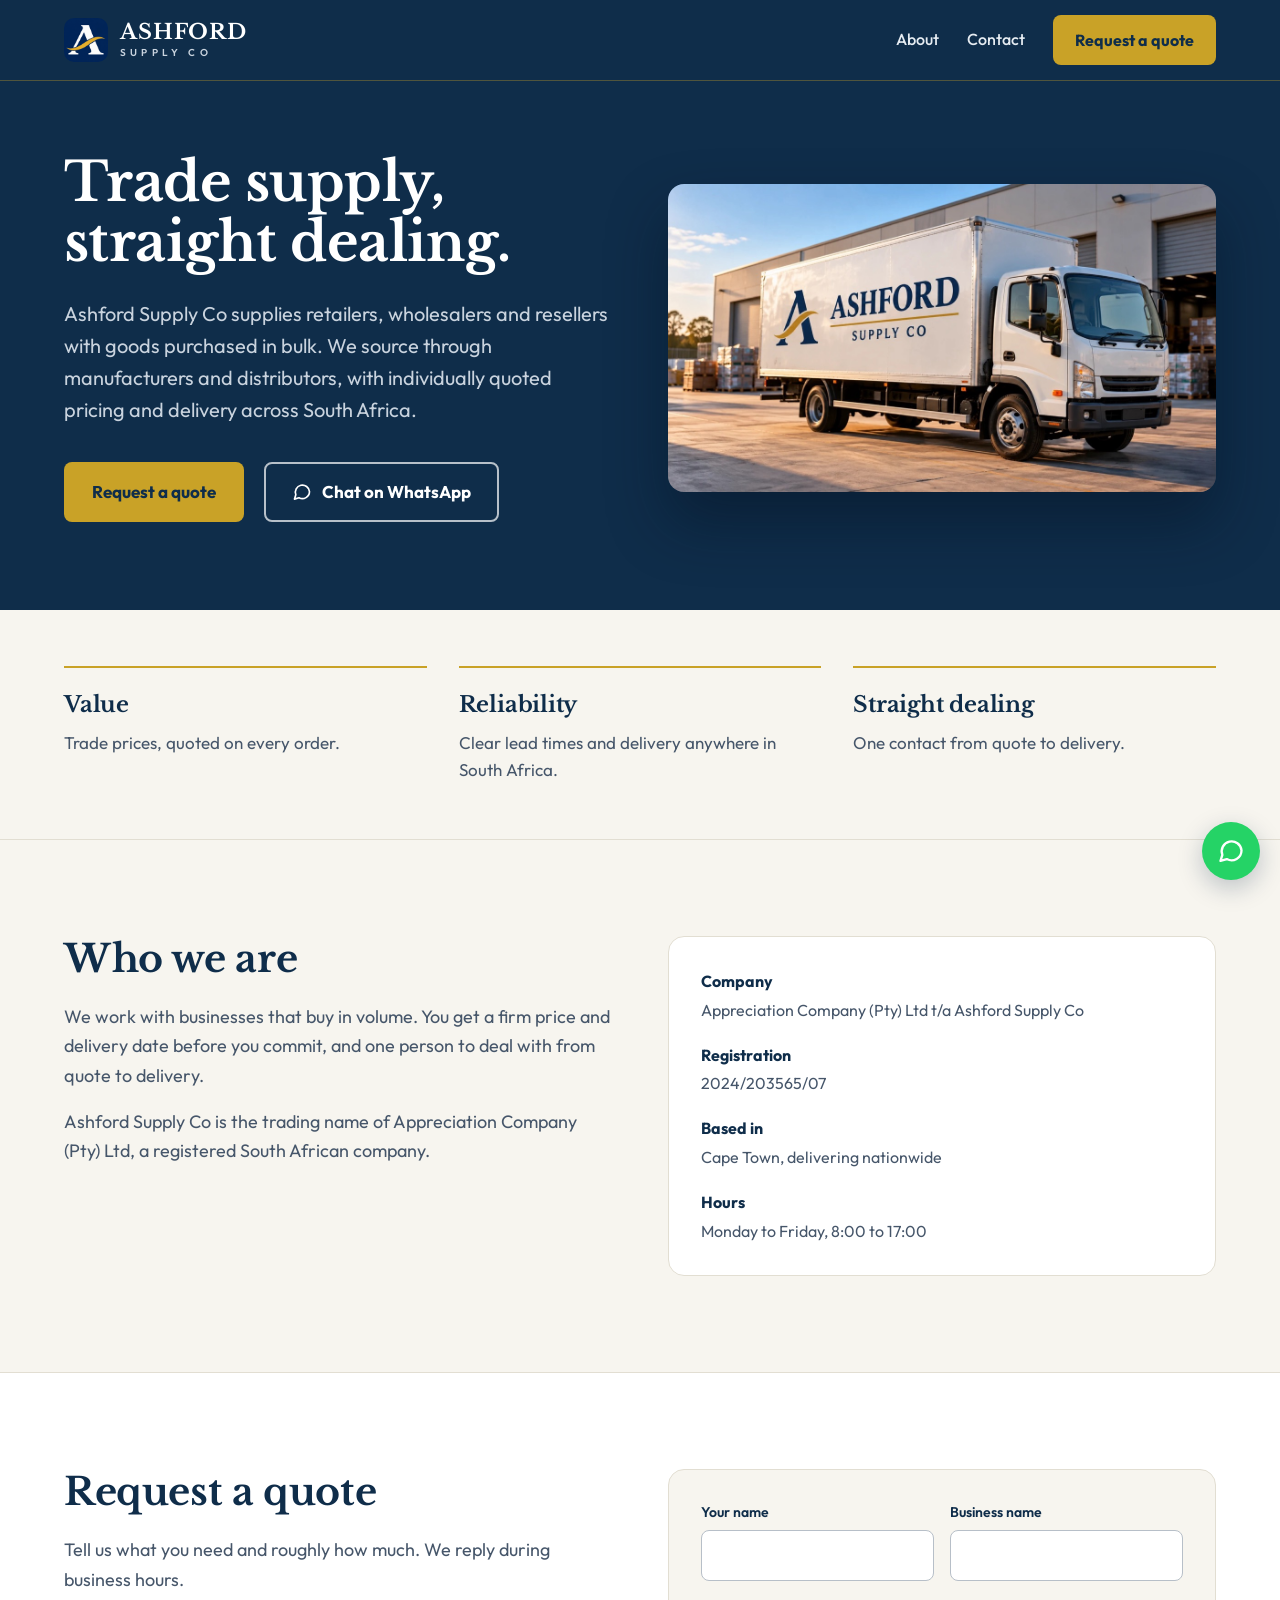
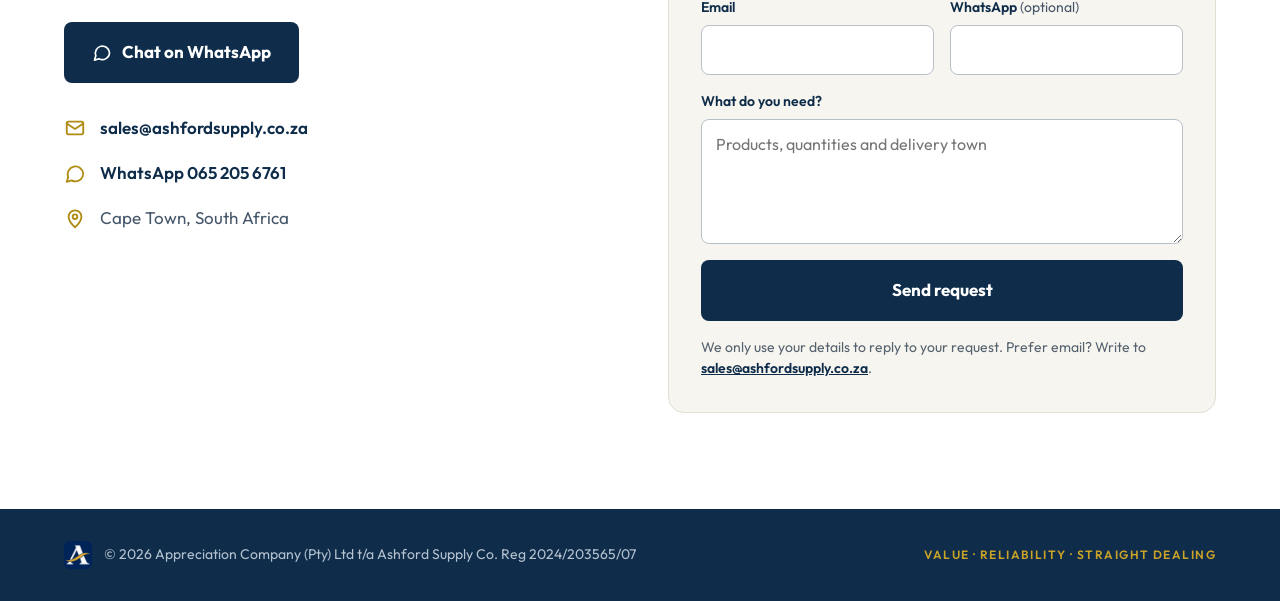
<file: index.html>
<!doctype html>
<html lang="en-ZA">
<head>
<meta charset="utf-8">
<meta name="viewport" content="width=device-width, initial-scale=1">
<title>Ashford Supply Co | Trade supplier, Cape Town, South Africa</title>
<meta name="description" content="Ashford Supply Co supplies retailers, wholesalers and resellers with goods purchased in bulk, with individually quoted pricing and delivery across South Africa.">
<link rel="canonical" href="https://ashfordsupply.co.za/">
<meta name="theme-color" content="#0F2D4A">

<meta property="og:type" content="website">
<meta property="og:site_name" content="Ashford Supply Co">
<meta property="og:title" content="Ashford Supply Co | Trade supply, straight dealing">
<meta property="og:description" content="Bulk supply for retailers, wholesalers and resellers, with individually quoted pricing and delivery across South Africa.">
<meta property="og:url" content="https://ashfordsupply.co.za/">
<meta property="og:image" content="https://ashfordsupply.co.za/assets/og-image.jpg">
<meta name="twitter:card" content="summary_large_image">

<link rel="icon" type="image/png" href="/assets/favicon-64.png">
<link rel="apple-touch-icon" href="/assets/apple-touch-icon.png">

<link rel="preconnect" href="https://fonts.googleapis.com">
<link rel="preconnect" href="https://fonts.gstatic.com" crossorigin>
<link href="https://fonts.googleapis.com/css2?family=Outfit:wght@400;500;600;700&family=Libre+Baskerville:wght@400;700&display=swap" rel="stylesheet">
<link rel="stylesheet" href="/styles.css">

<script type="application/ld+json">
{
  "@context": "https://schema.org",
  "@type": "Organization",
  "name": "Ashford Supply Co",
  "legalName": "Appreciation Company (Pty) Ltd",
  "url": "https://ashfordsupply.co.za/",
  "logo": "https://ashfordsupply.co.za/assets/logo-a.png",
  "email": "sales@ashfordsupply.co.za",
  "description": "Trade supplier of goods purchased in bulk for retailers, wholesalers and resellers, with delivery across South Africa.",
  "address": { "@type": "PostalAddress", "addressLocality": "Cape Town", "addressCountry": "ZA" },
  "areaServed": "ZA"
}
</script>
</head>
<body>
<a class="skip-link" href="#main">Skip to content</a>

<!-- HEADER: same on every page -->
<header class="site-header">
  <div class="container">
    <a class="brand" href="/" aria-label="Ashford Supply Co, home">
      <img src="/assets/logo-a.png" alt="" width="44" height="44">
      <span class="brand-words"><span class="brand-name">ASHFORD</span><span class="brand-sub">SUPPLY CO</span></span>
    </a>
    <nav class="site-nav" aria-label="Main">
      <a class="link" href="/#about">About</a>
      <a class="link" href="/#contact">Contact</a>
      <a class="btn btn-brass btn-sm" href="/#contact">Request a quote</a>
    </nav>
  </div>
</header>

<main id="main">

<!-- HERO -->
<section class="hero">
  <div class="container">
    <div>
      <h1>Trade supply, straight dealing.</h1>
      <p>Ashford Supply Co supplies retailers, wholesalers and resellers with goods purchased in bulk. We source through manufacturers and distributors, with individually quoted pricing and delivery across South Africa.</p>
      <div class="hero-actions">
        <a class="btn btn-brass" href="#contact">Request a quote</a>
        <a class="btn btn-outline-light" href="https://wa.me/27652056761?text=Hi%20Ashford%20Supply%20Co%2C%20I%27d%20like%20a%20quote." target="_blank" rel="noopener">
          <svg aria-hidden="true" width="20" height="20" viewBox="0 0 24 24" fill="none" stroke="currentColor" stroke-width="2" stroke-linecap="round" stroke-linejoin="round"><path d="M21 11.5a8.5 8.5 0 0 1-12.6 7.4L3 20.5l1.6-5.2A8.5 8.5 0 1 1 21 11.5z"/></svg>
          Chat on WhatsApp
        </a>
      </div>
    </div>
    <img class="hero-photo" src="/assets/truck-1200.jpg" width="1200" height="675" alt="Ashford Supply Co delivery truck outside a warehouse">
  </div>
</section>

<!-- VALUES -->
<section class="values" aria-label="What we stand for">
  <div class="container">
    <div class="value"><h2>Value</h2><p>Trade prices, quoted on every order.</p></div>
    <div class="value"><h2>Reliability</h2><p>Clear lead times and delivery anywhere in South Africa.</p></div>
    <div class="value"><h2>Straight dealing</h2><p>One contact from quote to delivery.</p></div>
  </div>
</section>

<!-- ABOUT -->
<section class="section" id="about">
  <div class="container two-col">
    <div>
      <h2 class="title">Who we are</h2>
      <p class="lead">We work with businesses that buy in volume. You get a firm price and delivery date before you commit, and one person to deal with from quote to delivery.</p>
      <p class="lead">Ashford Supply Co is the trading name of Appreciation Company (Pty) Ltd, a registered South African company.</p>
    </div>
    <dl class="facts">
      <div><dt>Company</dt><dd>Appreciation Company (Pty) Ltd t/a Ashford Supply Co</dd></div>
      <div><dt>Registration</dt><dd>2024/203565/07</dd></div>
      <div><dt>Based in</dt><dd>Cape Town, delivering nationwide</dd></div>
      <div><dt>Hours</dt><dd>Monday to Friday, 8:00 to 17:00</dd></div>
    </dl>
  </div>
</section>

<!-- CONTACT + QUOTE FORM -->
<section class="section section-white" id="contact">
  <div class="container two-col">
    <div>
      <h2 class="title">Request a quote</h2>
      <p class="lead">Tell us what you need and roughly how much. We reply during business hours.</p>
      <p style="margin-top: 28px">
        <a class="btn btn-navy" href="https://wa.me/27652056761?text=Hi%20Ashford%20Supply%20Co%2C%20I%27d%20like%20a%20quote." target="_blank" rel="noopener">
          <svg aria-hidden="true" width="20" height="20" viewBox="0 0 24 24" fill="none" stroke="currentColor" stroke-width="2" stroke-linecap="round" stroke-linejoin="round"><path d="M21 11.5a8.5 8.5 0 0 1-12.6 7.4L3 20.5l1.6-5.2A8.5 8.5 0 1 1 21 11.5z"/></svg>
          Chat on WhatsApp
        </a>
      </p>
      <ul class="contact-list">
        <li>
          <svg aria-hidden="true" width="22" height="22" viewBox="0 0 24 24" fill="none" stroke="#B08B12" stroke-width="2" stroke-linecap="round" stroke-linejoin="round"><rect x="3" y="5" width="18" height="14" rx="2"/><path d="M3 7l9 6 9-6"/></svg>
          <a class="link" href="mailto:sales@ashfordsupply.co.za">sales@ashfordsupply.co.za</a>
        </li>
        <li>
          <svg aria-hidden="true" width="22" height="22" viewBox="0 0 24 24" fill="none" stroke="#B08B12" stroke-width="2" stroke-linecap="round" stroke-linejoin="round"><path d="M21 11.5a8.5 8.5 0 0 1-12.6 7.4L3 20.5l1.6-5.2A8.5 8.5 0 1 1 21 11.5z"/></svg>
          <a class="link" href="https://wa.me/27652056761?text=Hi%20Ashford%20Supply%20Co%2C%20I%27d%20like%20a%20quote." target="_blank" rel="noopener">WhatsApp 065 205 6761</a>
        </li>
        <li>
          <svg aria-hidden="true" width="22" height="22" viewBox="0 0 24 24" fill="none" stroke="#B08B12" stroke-width="2" stroke-linecap="round" stroke-linejoin="round"><path d="M12 21s-7-6.2-7-11.5A7 7 0 0 1 19 9.5C19 14.8 12 21 12 21z"/><circle cx="12" cy="9.5" r="2.5"/></svg>
          <span class="muted">Cape Town, South Africa</span>
        </li>
      </ul>
    </div>

    <!-- Form is sent by FormSubmit (formsubmit.co) to sales@ashfordsupply.co.za, which forwards to Gmail. See README. -->
    <form class="quote-form" action="https://formsubmit.co/52e8e9a7129ea67d041b9a583c924e56" method="POST" aria-label="Request a quote">
      <input type="hidden" name="_subject" value="New quote request from ashfordsupply.co.za">
      <input type="hidden" name="_next" value="https://ashfordsupply.co.za/thanks.html">
      <input type="hidden" name="_captcha" value="false">
      <input type="hidden" name="_template" value="table">
      <div class="hp" aria-hidden="true"><label>Leave this empty<input type="text" name="_honey" tabindex="-1" autocomplete="off"></label></div>

      <label>Your name<input type="text" name="name" autocomplete="name" required maxlength="100"></label>
      <label>Business name<input type="text" name="business" autocomplete="organization" required maxlength="150"></label>
      <label>Email<input type="email" name="email" autocomplete="email" required maxlength="150"></label>
      <label><span>WhatsApp <span class="optional">(optional)</span></span><input type="tel" name="whatsapp" autocomplete="tel" inputmode="tel" maxlength="30"></label>
      <label class="full">What do you need?<textarea name="message" rows="4" required maxlength="3000" placeholder="Products, quantities and delivery town"></textarea></label>
      <button class="btn btn-navy full" type="submit">Send request</button>
      <p class="form-note full">We only use your details to reply to your request. Prefer email? Write to <a href="mailto:sales@ashfordsupply.co.za">sales@ashfordsupply.co.za</a>.</p>
    </form>
  </div>
</section>

</main>

<!-- FOOTER: same on every page -->
<footer class="site-footer">
  <div class="container">
    <span class="footer-legal"><img src="/assets/logo-a.png" alt="" width="28" height="28">© 2026 Appreciation Company (Pty) Ltd t/a Ashford Supply Co. Reg 2024/203565/07</span>
    <span class="footer-tagline">VALUE · RELIABILITY · STRAIGHT DEALING</span>
  </div>
</footer>

<a class="wa-float" href="https://wa.me/27652056761?text=Hi%20Ashford%20Supply%20Co%2C%20I%27d%20like%20a%20quote." target="_blank" rel="noopener" aria-label="Chat on WhatsApp">
  <svg aria-hidden="true" width="28" height="28" viewBox="0 0 24 24" fill="none" stroke="#FFFFFF" stroke-width="2" stroke-linecap="round" stroke-linejoin="round"><path d="M21 11.5a8.5 8.5 0 0 1-12.6 7.4L3 20.5l1.6-5.2A8.5 8.5 0 1 1 21 11.5z"/></svg>
</a>
</body>
</html>
</file>
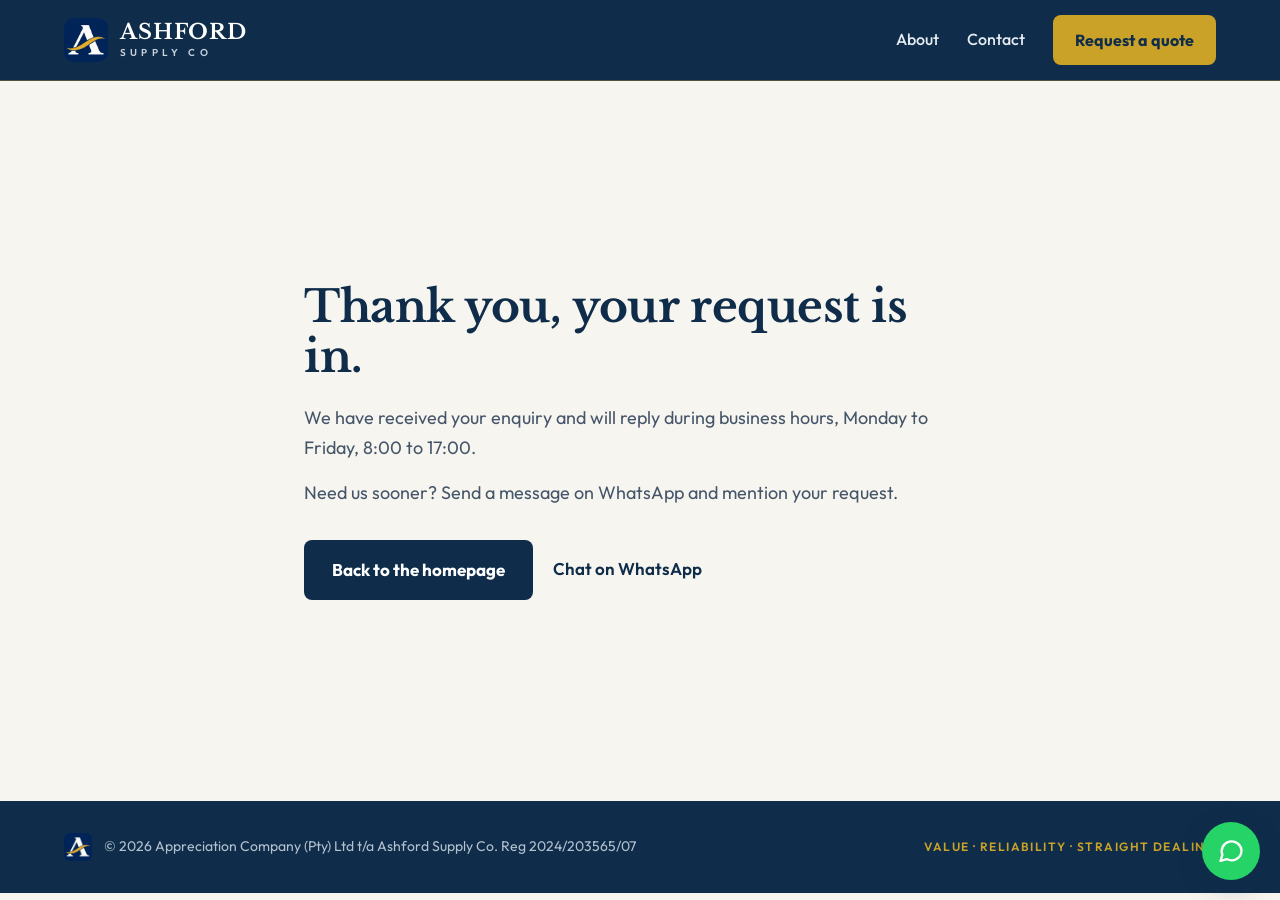
<file: thanks.html>
<!doctype html>
<html lang="en-ZA">
<head>
<meta charset="utf-8">
<meta name="viewport" content="width=device-width, initial-scale=1">
<title>Thank you | Ashford Supply Co</title>
<meta name="description" content="Your quote request has been sent to Ashford Supply Co.">
<meta name="robots" content="noindex">
<meta name="theme-color" content="#0F2D4A">

<meta property="og:type" content="website">
<meta property="og:site_name" content="Ashford Supply Co">
<meta property="og:title" content="Ashford Supply Co | Trade supply, straight dealing">
<meta property="og:description" content="Bulk supply for retailers, wholesalers and resellers, with individually quoted pricing and delivery across South Africa.">
<meta property="og:url" content="https://ashfordsupply.co.za/">
<meta property="og:image" content="https://ashfordsupply.co.za/assets/og-image.jpg">
<meta name="twitter:card" content="summary_large_image">

<link rel="icon" type="image/png" href="/assets/favicon-64.png">
<link rel="apple-touch-icon" href="/assets/apple-touch-icon.png">

<link rel="preconnect" href="https://fonts.googleapis.com">
<link rel="preconnect" href="https://fonts.gstatic.com" crossorigin>
<link href="https://fonts.googleapis.com/css2?family=Outfit:wght@400;500;600;700&family=Libre+Baskerville:wght@400;700&display=swap" rel="stylesheet">
<link rel="stylesheet" href="/styles.css">

</head>
<body>
<a class="skip-link" href="#main">Skip to content</a>

<!-- HEADER: same on every page -->
<header class="site-header">
  <div class="container">
    <a class="brand" href="/" aria-label="Ashford Supply Co, home">
      <img src="/assets/logo-a.png" alt="" width="44" height="44">
      <span class="brand-words"><span class="brand-name">ASHFORD</span><span class="brand-sub">SUPPLY CO</span></span>
    </a>
    <nav class="site-nav" aria-label="Main">
      <a class="link" href="/#about">About</a>
      <a class="link" href="/#contact">Contact</a>
      <a class="btn btn-brass btn-sm" href="/#contact">Request a quote</a>
    </nav>
  </div>
</header>

<main id="main">
<section class="notice">
  <div class="container">
    <h1>Thank you, your request is in.</h1>
    <p class="lead">We have received your enquiry and will reply during business hours, Monday to Friday, 8:00 to 17:00.</p>
    <p class="lead">Need us sooner? Send a message on WhatsApp and mention your request.</p>
    <div class="hero-actions">
      <a class="btn btn-navy" href="/">Back to the homepage</a>
      <a class="link" href="https://wa.me/27652056761?text=Hi%20Ashford%20Supply%20Co%2C%20I%27d%20like%20a%20quote." target="_blank" rel="noopener" style="font-weight: 600">Chat on WhatsApp</a>
    </div>
  </div>
</section>
</main>

<!-- FOOTER: same on every page -->
<footer class="site-footer">
  <div class="container">
    <span class="footer-legal"><img src="/assets/logo-a.png" alt="" width="28" height="28">© 2026 Appreciation Company (Pty) Ltd t/a Ashford Supply Co. Reg 2024/203565/07</span>
    <span class="footer-tagline">VALUE · RELIABILITY · STRAIGHT DEALING</span>
  </div>
</footer>

<a class="wa-float" href="https://wa.me/27652056761?text=Hi%20Ashford%20Supply%20Co%2C%20I%27d%20like%20a%20quote." target="_blank" rel="noopener" aria-label="Chat on WhatsApp">
  <svg aria-hidden="true" width="28" height="28" viewBox="0 0 24 24" fill="none" stroke="#FFFFFF" stroke-width="2" stroke-linecap="round" stroke-linejoin="round"><path d="M21 11.5a8.5 8.5 0 0 1-12.6 7.4L3 20.5l1.6-5.2A8.5 8.5 0 1 1 21 11.5z"/></svg>
</a>
</body>
</html>
</file>
<file: styles.css>
/* Ashford Supply Co: shared styles for every page.
   Brand colours and fonts live in :root. Change them here and the whole site follows. */

:root {
  --navy: #0F2D4A;
  --brass: #C9A227;
  --brass-dark: #B08B12;   /* brass for icons on white (passes contrast) */
  --offwhite: #F7F5EF;
  --white: #FFFFFF;
  --ink-muted: #46566A;    /* body text on light backgrounds */
  --on-navy: #C9D3DE;      /* body text on navy */
  --line: #E2DED2;
  --input-border: #B7BFC8;
  --whatsapp: #25D366;

  --serif: 'Libre Baskerville', Georgia, serif;
  --sans: 'Outfit', system-ui, -apple-system, 'Segoe UI', sans-serif;

  --max: 1200px;
  --radius: 16px;
}

* { box-sizing: border-box; }
html { scroll-behavior: smooth; }
body {
  margin: 0;
  background: var(--offwhite);
  color: var(--navy);
  font-family: var(--sans);
  font-size: 17px;
  line-height: 1.55;
  -webkit-font-smoothing: antialiased;
}
img { max-width: 100%; display: block; }
a { color: var(--navy); }
h1, h2, h3 { font-family: var(--serif); font-weight: 700; letter-spacing: -0.01em; margin: 0; }
p { margin: 0; }

.container { max-width: var(--max); margin: 0 auto; padding: 0 24px; }
.muted { color: var(--ink-muted); }

.skip-link { position: absolute; left: -9999px; top: 8px; background: var(--white); padding: 8px 12px; border-radius: 6px; z-index: 100; }
.skip-link:focus { left: 8px; }

/* Links and buttons */
.link { text-decoration: none; border-bottom: 1px solid transparent; transition: border-color .2s; }
.link:hover { border-bottom-color: var(--brass); }
.btn {
  display: inline-flex; gap: 10px; align-items: center; justify-content: center;
  font: inherit; font-weight: 700; font-size: 17px; text-decoration: none;
  padding: 15px 26px; border-radius: 8px; border: 2px solid transparent; cursor: pointer;
  transition: transform .2s cubic-bezier(.16,1,.3,1), background-color .2s, box-shadow .2s;
}
.btn:hover { transform: translateY(-1px); box-shadow: 0 8px 20px rgba(15,45,74,.18); }
.btn:active { transform: translateY(1px); }
.btn svg { flex: none; }
.btn-brass { background: var(--brass); color: var(--navy); }
.btn-navy { background: var(--navy); color: var(--white); }
.btn-outline-light { color: var(--white); border-color: rgba(255,255,255,.7); }
.btn-sm { padding: 11px 20px; font-size: 16px; }
:focus-visible { outline: 2px solid var(--brass); outline-offset: 2px; }

/* Header */
.site-header { background: var(--navy); color: var(--white); border-bottom: 1px solid rgba(201,162,39,.35); }
.site-header .container { min-height: 80px; display: flex; flex-wrap: wrap; gap: 16px 24px; align-items: center; justify-content: space-between; padding-top: 12px; padding-bottom: 12px; }
.brand { text-decoration: none; color: var(--white); display: flex; gap: 12px; align-items: center; }
.brand img { width: 44px; height: 44px; border-radius: 10px; }
.brand-words { display: flex; flex-direction: column; line-height: 1; }
.brand-name { font-family: var(--serif); font-weight: 700; font-size: 21px; letter-spacing: .04em; }
.brand-sub { margin-top: 5px; font-size: 10px; font-weight: 600; letter-spacing: .42em; color: var(--on-navy); }
.site-nav { display: flex; flex-wrap: wrap; gap: 8px 28px; align-items: center; font-weight: 500; font-size: 16px; }
.site-nav .link { color: #E6ECF2; }

/* Hero */
.hero { background: var(--navy); color: var(--white); }
.hero .container { padding-top: 72px; padding-bottom: 88px; display: grid; grid-template-columns: repeat(auto-fit, minmax(300px, 1fr)); gap: 56px; align-items: center; }
.hero h1 { font-size: clamp(38px, 5vw, 54px); line-height: 1.12; text-wrap: balance; }
.hero p { font-size: 20px; line-height: 1.6; color: var(--on-navy); margin-top: 24px; max-width: 46ch; }
.hero-actions { display: flex; flex-wrap: wrap; gap: 16px 20px; align-items: center; margin-top: 36px; }
.hero-photo { width: 100%; height: auto; aspect-ratio: 16 / 9; object-fit: cover; border-radius: var(--radius); box-shadow: 0 30px 60px rgba(4,16,30,.45); }

/* Values row */
.values { border-bottom: 1px solid var(--line); }
.values .container { padding-top: 56px; padding-bottom: 56px; display: grid; grid-template-columns: repeat(auto-fit, minmax(220px, 1fr)); gap: 32px; }
.value { border-top: 2px solid var(--brass); padding-top: 20px; }
.value h2 { font-size: 22px; }
.value p { margin-top: 8px; color: var(--ink-muted); }

/* Generic section */
.section .container { padding-top: 96px; padding-bottom: 96px; }
.section-white { background: var(--white); border-top: 1px solid var(--line); }
.two-col { display: grid; grid-template-columns: repeat(auto-fit, minmax(300px, 1fr)); gap: 48px 56px; align-items: start; }
.section h2.title { font-size: clamp(30px, 4vw, 38px); line-height: 1.2; }
.lead { margin-top: 20px; font-size: 18px; line-height: 1.65; color: var(--ink-muted); max-width: 52ch; }
.lead + .lead { margin-top: 16px; }

/* Company facts box */
.facts { margin: 0; background: var(--white); border: 1px solid var(--line); border-radius: var(--radius); padding: 32px; display: grid; gap: 20px; font-size: 16px; }
.facts dt { font-weight: 700; }
.facts dd { margin: 4px 0 0; color: var(--ink-muted); }

/* Contact list */
.contact-list { list-style: none; padding: 0; margin: 32px 0 0; display: grid; gap: 18px; font-size: 17px; }
.contact-list li { display: flex; gap: 14px; align-items: center; }
.contact-list a { font-weight: 600; }

/* Form */
.quote-form { background: var(--offwhite); border: 1px solid var(--line); border-radius: var(--radius); padding: 32px; display: grid; grid-template-columns: repeat(2, minmax(0, 1fr)); gap: 16px; }
.quote-form .full { grid-column: 1 / -1; }
.quote-form label { display: flex; flex-direction: column; gap: 6px; font-size: 14px; font-weight: 600; }
.quote-form .optional { font-weight: 400; color: var(--ink-muted); }
.quote-form input, .quote-form textarea {
  font: inherit; font-size: 16px; font-weight: 400; color: var(--navy);
  padding: 12px 14px; border: 1px solid var(--input-border); border-radius: 8px; background: var(--white); width: 100%;
}
.quote-form textarea { resize: vertical; min-height: 120px; }
.quote-form input:focus, .quote-form textarea:focus { outline: 2px solid var(--brass); outline-offset: 1px; }
.quote-form .btn { width: 100%; }
.form-note { font-size: 14px; color: #55626F; }
.form-note a { font-weight: 600; }
.hp { position: absolute !important; left: -10000px; width: 1px; height: 1px; overflow: hidden; }

/* Simple centred page (thanks, 404) */
.notice { min-height: calc(100vh - 180px); display: flex; align-items: center; }
.notice .container { padding-top: 96px; padding-bottom: 96px; max-width: 720px; }
.notice h1 { font-size: clamp(32px, 5vw, 44px); line-height: 1.15; }
.notice .lead { max-width: none; }
.notice .hero-actions { margin-top: 32px; }

/* Footer */
.site-footer { background: var(--navy); color: #B4C1CF; font-size: 14px; }
.site-footer .container { padding-top: 32px; padding-bottom: 32px; display: flex; flex-wrap: wrap; gap: 16px 32px; align-items: center; justify-content: space-between; }
.footer-legal { display: flex; gap: 12px; align-items: center; }
.footer-legal img { width: 28px; height: 28px; border-radius: 6px; }
.footer-tagline { letter-spacing: .12em; font-size: 12px; font-weight: 600; color: var(--brass); }

/* Floating WhatsApp button */
.wa-float {
  position: fixed; right: 20px; bottom: 20px; width: 58px; height: 58px; border-radius: 999px;
  background: var(--whatsapp); display: flex; align-items: center; justify-content: center;
  box-shadow: 0 8px 24px rgba(15,45,74,.25); transition: transform .2s; z-index: 50;
}
.wa-float:hover { transform: scale(1.05); }

@media (max-width: 640px) {
  .hero .container { padding-top: 48px; padding-bottom: 64px; gap: 40px; }
  .section .container { padding-top: 64px; padding-bottom: 64px; }
  .quote-form { grid-template-columns: minmax(0, 1fr); padding: 24px; }
  .hero-actions .btn { width: 100%; }
  .site-nav .link { display: none; }
}

@media (prefers-reduced-motion: reduce) {
  * { transition: none !important; scroll-behavior: auto !important; }
}
</file>
